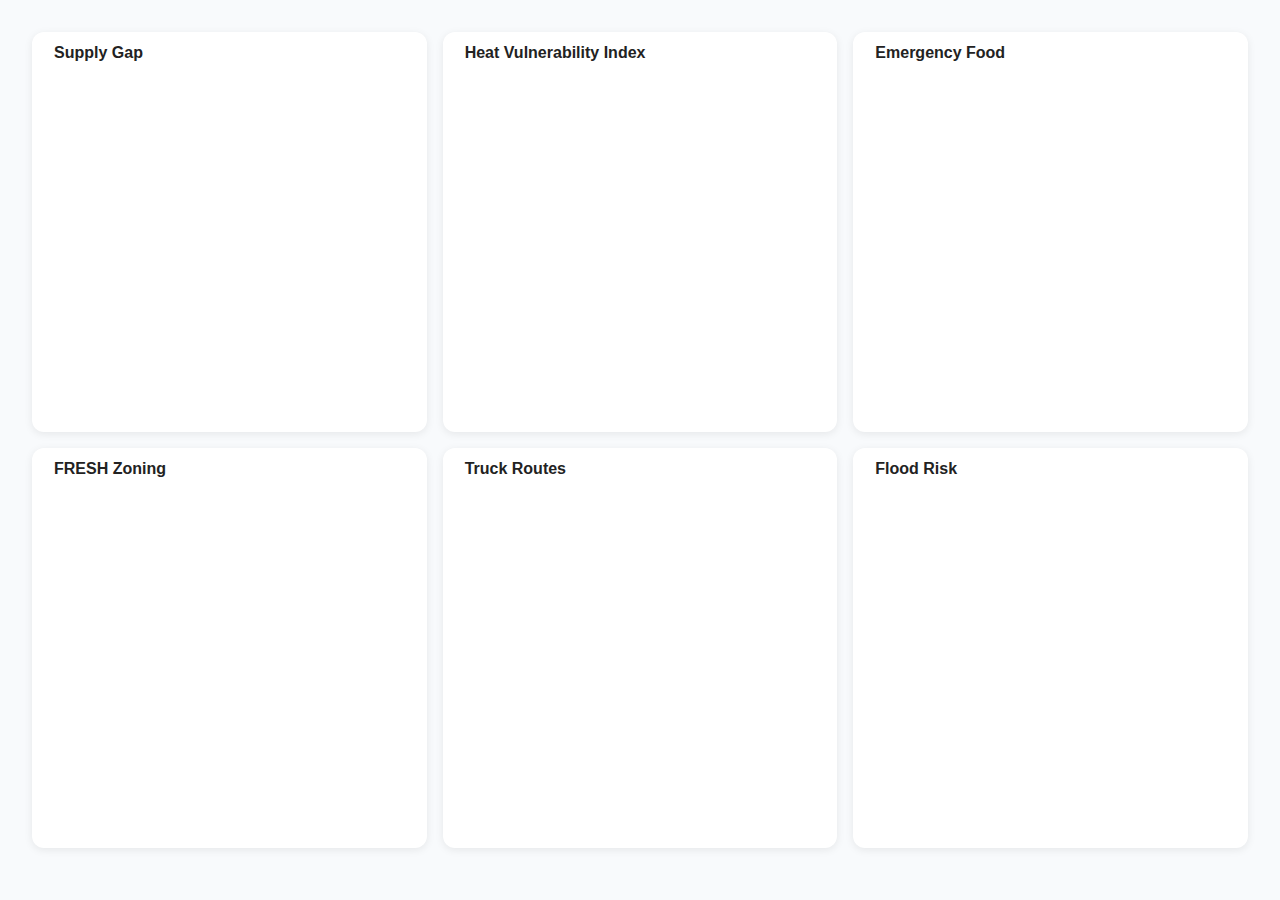
<file: index.html>
<!DOCTYPE html>
<html lang="en">
<head>
  <meta charset="UTF-8">
  <meta name="viewport" content="width=device-width, initial-scale=1.0">
  <title>Tab A</title>
  <link href="./map-board/maps.css" rel="stylesheet">
  <style>
    body {
      margin: 0;
      font-family: Arial, sans-serif;
      background: #f8fafc;
    }
    .maps-grid {
      display: grid;
      grid-template-columns: repeat(3, 1fr);
      grid-template-rows: repeat(2, 400px);
      gap: 16px;
      padding: 32px;
      max-width: 1400px;
      margin: auto;
    }
    .map-container {
      position: relative;
      border-radius: 12px;
      overflow: hidden;
      box-shadow: 0 2px 8px rgba(0,0,0,0.08);
      background: #fff;
    }
    .map-title {
      position: absolute;
      top: 8px;
      left: 12px;
      background: rgba(255,255,255,0.85);
      padding: 4px 10px;
      border-radius: 6px;
      font-size: 1rem;
      font-weight: bold;
      z-index: 2;
    }
    .map {
      width: 100%;
      height: 100%;
    }
  </style>
  <script src="./index.js" defer></script>
  <script src="https://api.mapbox.com/mapbox-gl-js/v2.15.0/mapbox-gl.js"></script>
  <link href="https://api.mapbox.com/mapbox-gl-js/v2.15.0/mapbox-gl.css" rel="stylesheet" />
  <script src="./map-board/simple-map.js" defer></script>
</head>
<body>
  <div class="maps-grid">
    <div class="map-container"><div class="map-title">Supply Gap</div><div id="map-supplyGap" class="map" data-mapkey="supplyGap"></div></div>
    <div class="map-container"><div class="map-title">Heat Vulnerability Index</div><div id="map-heatVulnerability" class="map" data-mapkey="heatVulnerability"></div></div>
    <div class="map-container"><div class="map-title">Emergency Food</div><div id="map-emergencyFood" class="map" data-mapkey="emergencyFood"></div></div>
    <div class="map-container"><div class="map-title">FRESH Zoning</div><div id="map-freshZoning" class="map" data-mapkey="freshZoning"></div></div>
    <div class="map-container"><div class="map-title">Truck Routes</div><div id="map-truckRoutes" class="map" data-mapkey="truckRoutes"></div></div>
    <div class="map-container"><div class="map-title">Flood Risk</div><div id="map-floodRisk" class="map" data-mapkey="floodRisk"></div></div>
  </div>
</body>
</html>
</file>
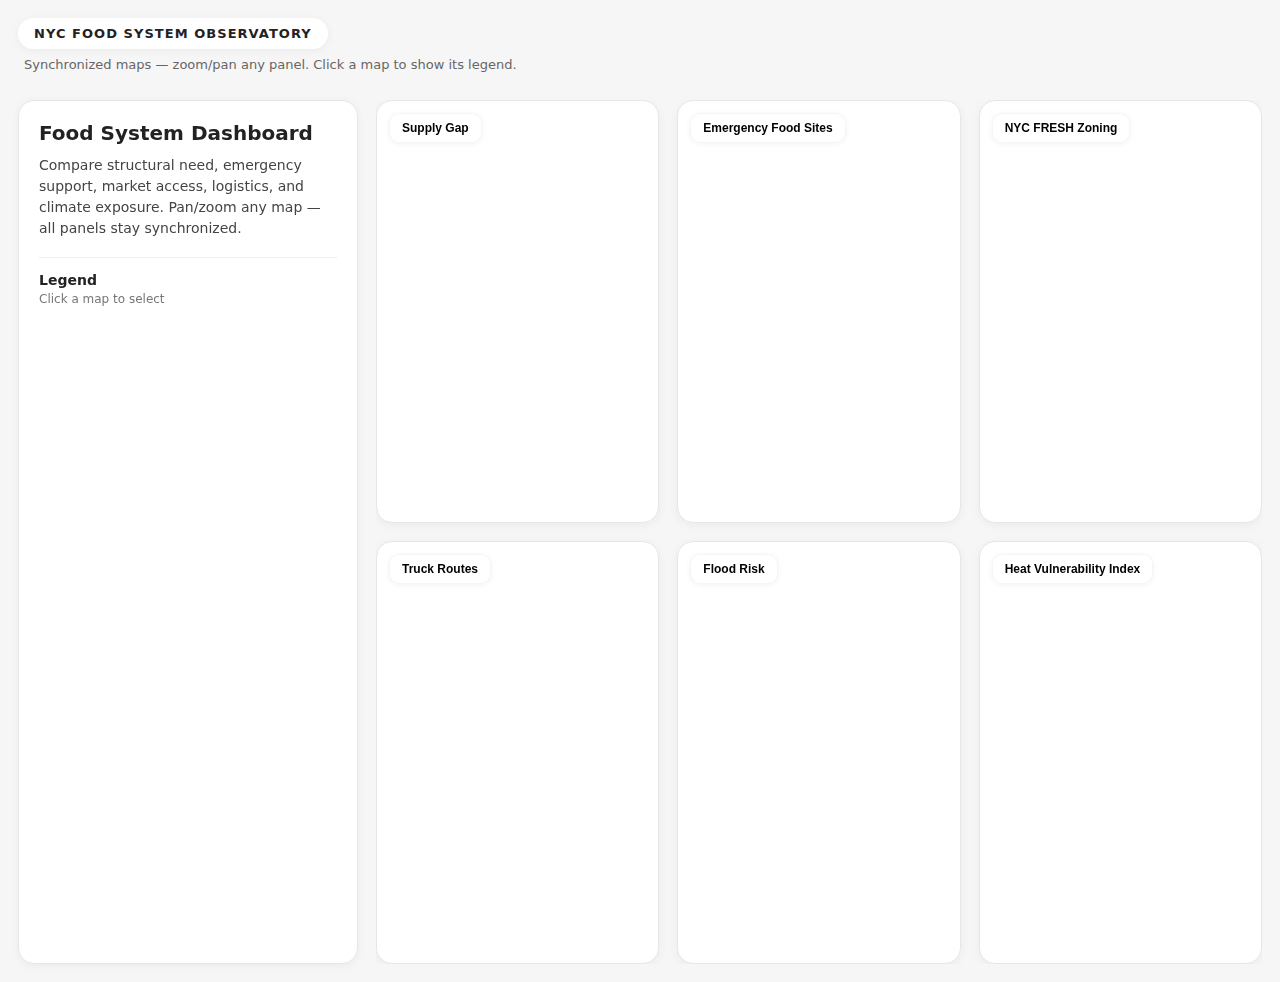
<file: test.html>
<!doctype html>
<html lang="en">
<head>
  <meta charset="UTF-8" />
  <meta name="viewport" content="width=device-width, initial-scale=1" />
  <title>Tab B</title>

  <link rel="stylesheet" href="./map-board/maps.css" />

  <!-- Mapbox GL -->
  <link rel="preconnect" href="https://api.mapbox.com" />
  <link href="https://api.mapbox.com/mapbox-gl-js/v2.15.0/mapbox-gl.css" rel="stylesheet" />
  <script src="https://api.mapbox.com/mapbox-gl-js/v2.15.0/mapbox-gl.js" defer></script>

  <!-- App JS -->
  <script src="./map-board/simple-map.js" defer></script>
</head>

<body>
  <div class="app" id="app">
    <header class="app-header" aria-label="Application header">
      <div class="app-title">NYC FOOD SYSTEM OBSERVATORY</div>
      <div class="app-hint" id="appHint">
        Synchronized maps — zoom/pan any panel. Click a map to show its legend.
      </div>
    </header>

    <aside class="panel" aria-label="Information panel">
      <section class="panel-intro">
        <h1>Food System Dashboard</h1>
        <p>
          Compare structural need, emergency support, market access, logistics, and climate exposure.
          Pan/zoom any map — all panels stay synchronized.
        </p>
      </section>

      <div class="panel-divider" role="separator" aria-hidden="true"></div>

      <section class="panel-legend" aria-label="Legend panel">
        <div class="legend-header">
          <h2 id="legendTitle">Legend</h2>
          <div id="legendSubtitle" class="muted">Click a map to select</div>
        </div>

        <div id="legendContent" class="legend-content" aria-live="polite"></div>
      </section>
    </aside>

    <main class="grid" id="grid" aria-label="Synchronized map grid">
      <button class="cell" type="button" data-mapkey="supplyGap" aria-pressed="true">
        <div class="cell-title">Supply Gap</div>
        <div class="map" id="map-supplyGap" role="application" aria-label="Supply Gap map"></div>
      </button>


      <button class="cell" type="button" data-mapkey="emergencyFood" aria-pressed="false">
        <div class="cell-title">Emergency Food Sites</div>
        <div class="map" id="map-emergencyFood" role="application" aria-label="Emergency Food Sites map"></div>
      </button>

      <button class="cell" type="button" data-mapkey="freshZoning" aria-pressed="false">
        <div class="cell-title">NYC FRESH Zoning</div>
        <div class="map" id="map-freshZoning" role="application" aria-label="NYC FRESH Zoning map"></div>
      </button>

      <button class="cell" type="button" data-mapkey="truckRoutes" aria-pressed="false">
        <div class="cell-title">Truck Routes</div>
        <div class="map" id="map-truckRoutes" role="application" aria-label="Truck Routes map"></div>
      </button>

      <button class="cell" type="button" data-mapkey="floodRisk" aria-pressed="false">
        <div class="cell-title">Flood Risk</div>
        <div class="map" id="map-floodRisk" role="application" aria-label="Flood Risk map"></div>
      </button>

      <button class="cell" type="button" data-mapkey="heatVulnerability" aria-pressed="false">
        <div class="cell-title">Heat Vulnerability Index</div>
        <div class="map" id="map-heatVulnerability" role="application" aria-label="Heat Vulnerability Index map"></div>
      </button>
    </main>
  </div>

  <noscript>This site requires JavaScript to load the interactive maps.</noscript>
</body>
</html>
</file>
<file: map-board/maps.css>
:root{
  --panel-w: 340px;
  --gap: 18px;
  --radius: 16px;
  --header-h: 64px;

  --bg: #f6f6f6;
  --card: #ffffff;
  --text: #222;
  --muted: #666;

  --border: #e6e6e6;
  --shadow: 0 2px 10px rgba(0,0,0,0.05);
  --shadow-active: 0 6px 18px rgba(37,99,235,0.12);

  --focus: #2563eb;
}

/* base */
html, body { height: 100%; margin: 0; }
body{
  font-family: system-ui, -apple-system, Segoe UI, Roboto, Arial, sans-serif;
  background: var(--bg);
  color: var(--text);
  -webkit-font-smoothing: antialiased;
  -moz-osx-font-smoothing: grayscale;
}

/* app layout */
.app{
  min-height: 100vh;
  display: grid;
  grid-template-columns: var(--panel-w) 1fr;
  gap: var(--gap);
  padding: var(--gap);
  box-sizing: border-box;
}

/* header */
.app-header{
  grid-column: 1 / span 2;
  display: flex;
  flex-direction: column;
  align-items: flex-start;
  min-height: var(--header-h);
}

.app-title{
  font-size: 13px;
  font-weight: 700;
  letter-spacing: 0.08em;
  text-transform: uppercase;
  background: rgba(255,255,255,0.95);
  padding: 8px 16px;
  border-radius: 999px;
  box-shadow: var(--shadow);
  user-select: none;
}

.app-hint{
  margin-top: 8px;
  margin-left: 6px;
  font-size: 13px;
  color: var(--muted);
  user-select: none;
}

/* left panel */
.panel{
  position: sticky;
  top: var(--gap);
  height: calc(100vh - 2 * var(--gap));
  background: var(--card);
  border-radius: var(--radius);
  border: 1px solid var(--border);
  box-shadow: var(--shadow);
  padding: 20px;
  box-sizing: border-box;
  overflow: hidden;
  display: flex;
  flex-direction: column;
}

.panel-intro h1{
  margin: 0 0 10px;
  font-size: 20px;
  font-weight: 750;
}

.panel-intro p{
  margin: 0;
  line-height: 1.5;
  color: #444;
  font-size: 14px;
}

.panel-divider{
  height: 1px;
  background: #eee;
  margin: 18px 0 14px;
}

.panel-legend{
  overflow: auto;
  padding-right: 6px;
  min-height: 120px;
}

.legend-header h2{
  margin: 0;
  font-size: 14px;
  font-weight: 650;
}

.muted{
  color: #777;
  font-size: 12px;
  margin-top: 4px;
}

.legend-content{
  margin-top: 10px;
  font-size: 13px;
}

/* grid */
.grid{
  height: calc(100vh - 2 * var(--gap));
  display: grid;
  grid-template-columns: repeat(3, 1fr);
  grid-auto-rows: 1fr;
  gap: var(--gap);
  overflow: hidden;
}

/* cell as button */
.cell{
  appearance: none;
  -webkit-appearance: none;
  border: 1px solid var(--border);
  background: var(--card);
  padding: 0;
  text-align: left;
  border-radius: var(--radius);
  box-shadow: var(--shadow);
  overflow: hidden;
  cursor: pointer;
  position: relative;
  min-height: 260px; /* important so map has height */
  outline: none;
}

.cell:focus-visible{
  outline: 2.5px solid var(--focus);
  outline-offset: -2px;
  box-shadow: var(--shadow-active);
  border-color: var(--focus);
}

.cell.is-active{
  outline: 2.5px solid var(--focus);
  outline-offset: -2px;
  box-shadow: var(--shadow-active);
  border-color: var(--focus);
}

.cell-title{
  position: absolute;
  top: 12px;
  left: 12px;
  z-index: 2;
  font-size: 12px;
  font-weight: 650;
  padding: 7px 12px;
  border-radius: 10px;
  background: rgba(255,255,255,0.92);
  border: 1px solid rgba(0,0,0,0.04);
  box-shadow: 0 1px 6px rgba(0,0,0,0.05);
  pointer-events: none;
}

/* map container MUST fill */
.map{
  position: absolute;
  inset: 0;
}

/* responsive */
@media (max-width: 1200px){
  .grid{ grid-template-columns: repeat(2, 1fr); }
}
@media (max-width: 900px){
  .app{
    grid-template-columns: 1fr;
  }
  .app-header{
    grid-column: 1;
  }
  .panel{
    position: static;
    height: auto;
  }
  .grid{
    height: auto;
    grid-auto-rows: 320px;
    overflow: visible;
  }
}
</file>
